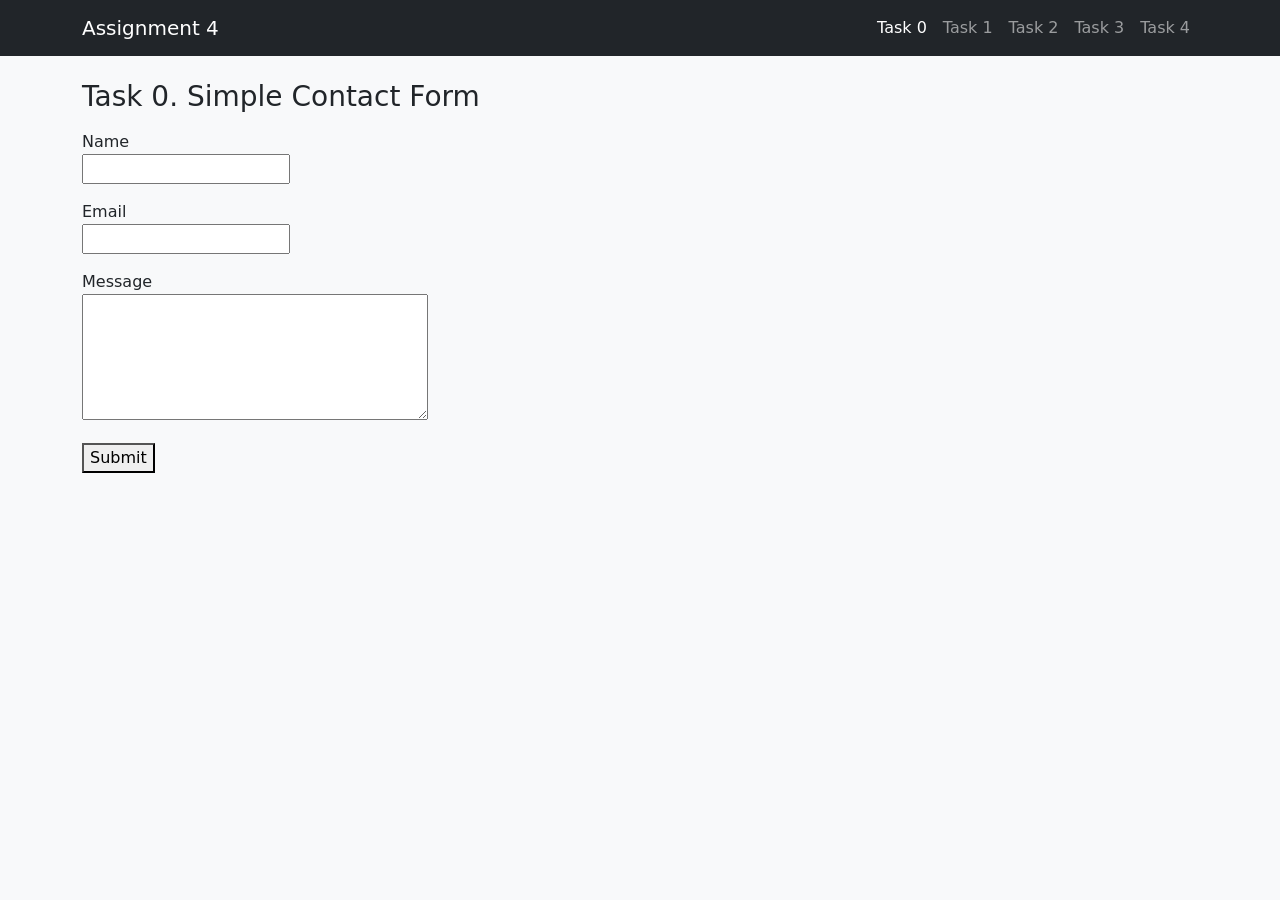
<file: index.html>
<!DOCTYPE html>
<html lang="en">
<head>
  <meta charset="UTF-8">
  <meta name="viewport" content="width=device-width, initial-scale=1">
  <title>Task 0 - Assignment 4</title>
  <link href="https://cdn.jsdelivr.net/npm/bootstrap@5.3.3/dist/css/bootstrap.min.css" rel="stylesheet">
  <link href="style.css" rel="stylesheet">
</head>
<body>
<nav class="navbar navbar-expand-lg navbar-dark bg-dark">
  <div class="container">
    <a class="navbar-brand" href="index.html">Assignment 4</a>
    <button class="navbar-toggler" type="button" data-bs-toggle="collapse" data-bs-target="#nav"><span class="navbar-toggler-icon"></span></button>
    <div class="collapse navbar-collapse" id="nav"><ul class="navbar-nav ms-auto"><li class="nav-item"><a class="nav-link active" href="index.html">Task 0</a></li><li class="nav-item"><a class="nav-link" href="task1.html">Task 1</a></li><li class="nav-item"><a class="nav-link" href="task2.html">Task 2</a></li><li class="nav-item"><a class="nav-link" href="task3.html">Task 3</a></li><li class="nav-item"><a class="nav-link" href="task4.html">Task 4</a></li></ul></div>
  </div>
</nav>
<main class="container my-4">
<h1 class="h3 mb-3">Task 0. Simple Contact Form</h1>
<form action="#" method="post">
  <p>
    <label for="name">Name</label><br>
    <input type="text" id="name" name="name">
  </p>
  <p>
    <label for="email">Email</label><br>
    <input type="email" id="email" name="email">
  </p>
  <p>
    <label for="message">Message</label><br>
    <textarea id="message" name="message" rows="5" cols="40"></textarea>
  </p>
  <button type="submit">Submit</button>
</form>
</main>
<script src="https://cdn.jsdelivr.net/npm/bootstrap@5.3.3/dist/js/bootstrap.bundle.min.js"></script>

</body>
</html>
</file>
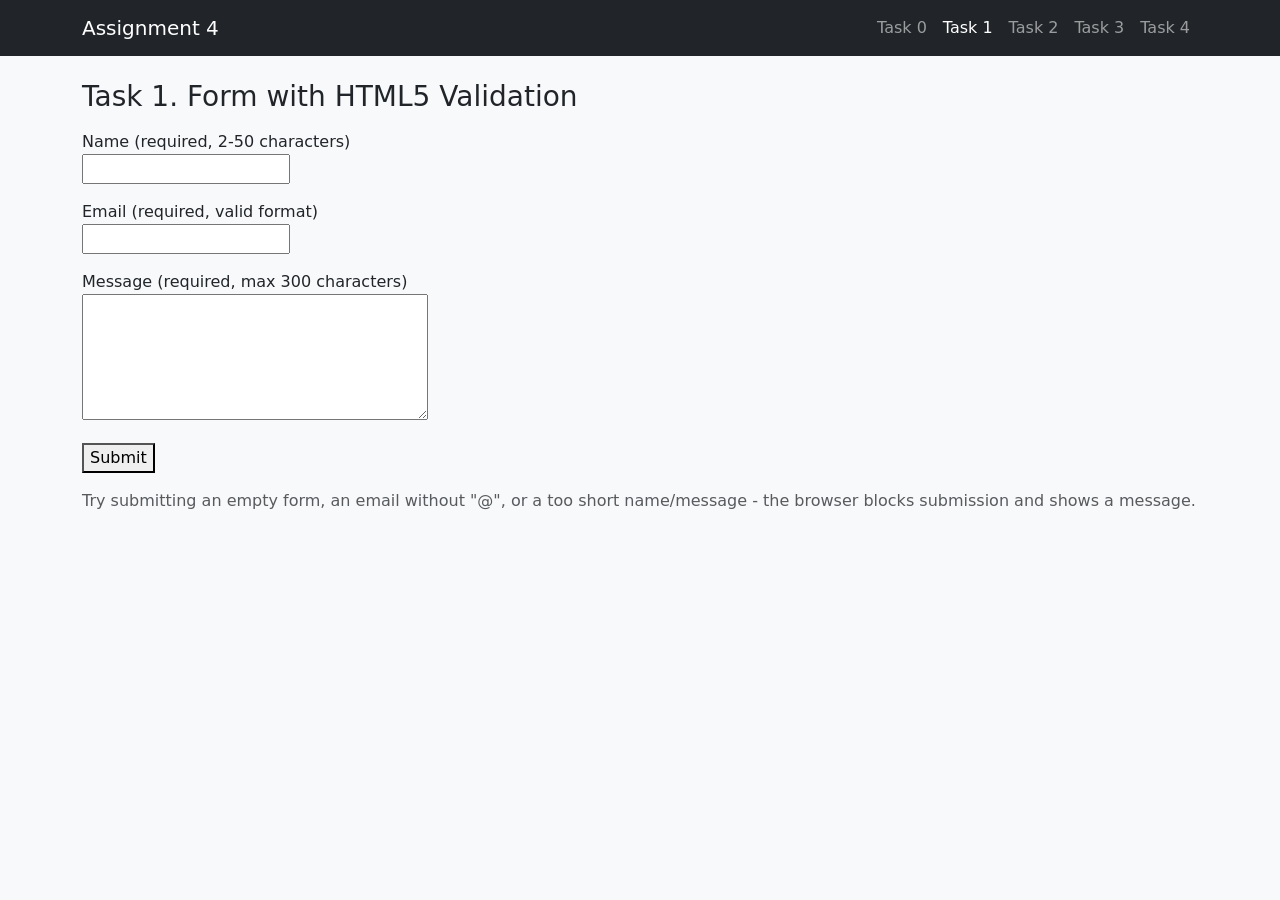
<file: task1.html>
<!DOCTYPE html>
<html lang="en">
<head>
  <meta charset="UTF-8">
  <meta name="viewport" content="width=device-width, initial-scale=1">
  <title>Task 1 - Assignment 4</title>
  <link href="https://cdn.jsdelivr.net/npm/bootstrap@5.3.3/dist/css/bootstrap.min.css" rel="stylesheet">
  <link href="style.css" rel="stylesheet">
</head>
<body>
<nav class="navbar navbar-expand-lg navbar-dark bg-dark">
  <div class="container">
    <a class="navbar-brand" href="index.html">Assignment 4</a>
    <button class="navbar-toggler" type="button" data-bs-toggle="collapse" data-bs-target="#nav"><span class="navbar-toggler-icon"></span></button>
    <div class="collapse navbar-collapse" id="nav"><ul class="navbar-nav ms-auto"><li class="nav-item"><a class="nav-link" href="index.html">Task 0</a></li><li class="nav-item"><a class="nav-link active" href="task1.html">Task 1</a></li><li class="nav-item"><a class="nav-link" href="task2.html">Task 2</a></li><li class="nav-item"><a class="nav-link" href="task3.html">Task 3</a></li><li class="nav-item"><a class="nav-link" href="task4.html">Task 4</a></li></ul></div>
  </div>
</nav>
<main class="container my-4">
<h1 class="h3 mb-3">Task 1. Form with HTML5 Validation</h1>
<form action="#" method="post">
  <p>
    <label for="name">Name (required, 2-50 characters)</label><br>
    <input type="text" id="name" name="name" required minlength="2" maxlength="50">
  </p>
  <p>
    <label for="email">Email (required, valid format)</label><br>
    <input type="email" id="email" name="email" required maxlength="100">
  </p>
  <p>
    <label for="message">Message (required, max 300 characters)</label><br>
    <textarea id="message" name="message" rows="5" cols="40" required minlength="10" maxlength="300"></textarea>
  </p>
  <button type="submit">Submit</button>
</form>
<p class="mt-3 text-muted">Try submitting an empty form, an email without "@", or a too short name/message - the browser blocks submission and shows a message.</p>
</main>
<script src="https://cdn.jsdelivr.net/npm/bootstrap@5.3.3/dist/js/bootstrap.bundle.min.js"></script>

</body>
</html>
</file>
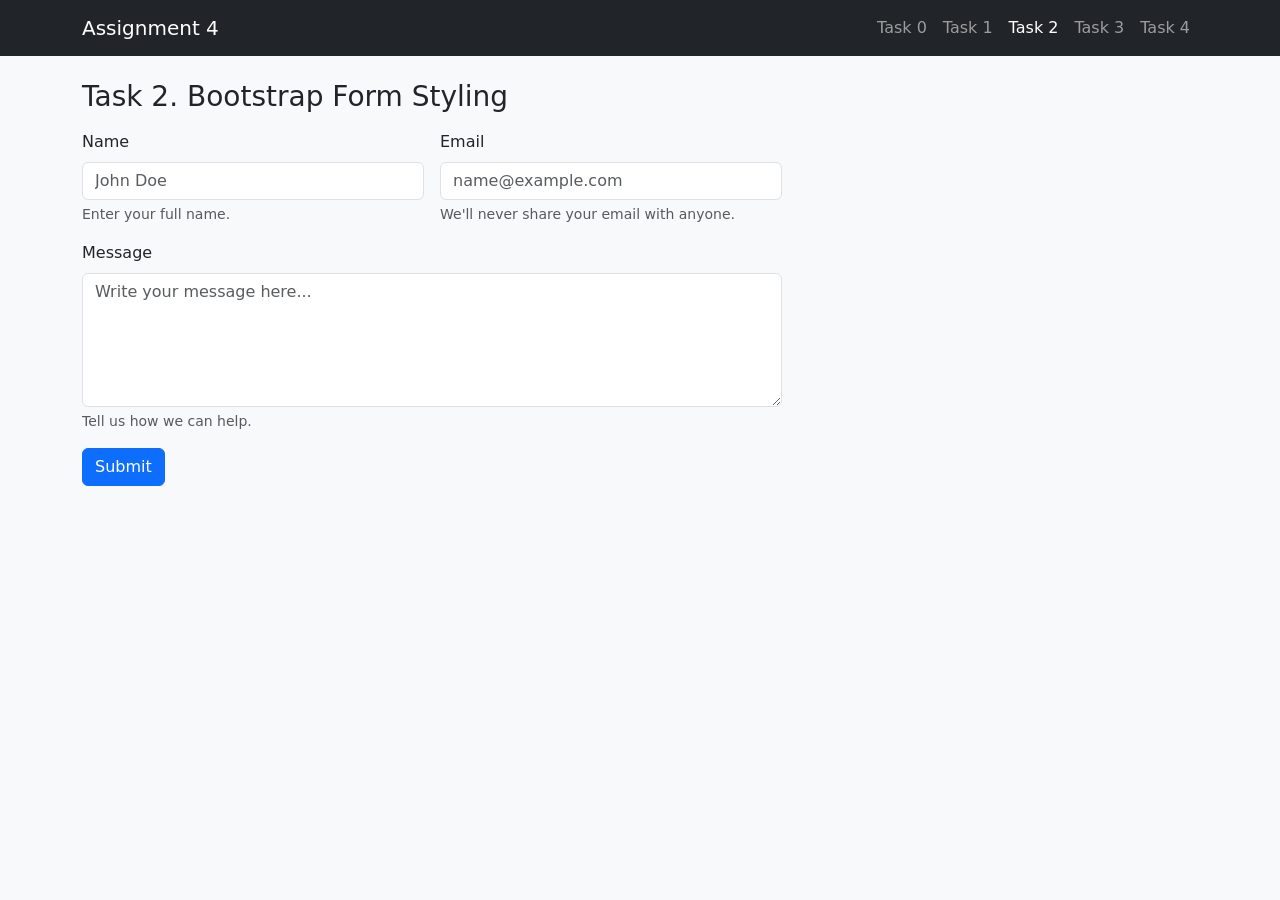
<file: task2.html>
<!DOCTYPE html>
<html lang="en">
<head>
  <meta charset="UTF-8">
  <meta name="viewport" content="width=device-width, initial-scale=1">
  <title>Task 2 - Assignment 4</title>
  <link href="https://cdn.jsdelivr.net/npm/bootstrap@5.3.3/dist/css/bootstrap.min.css" rel="stylesheet">
  <link href="style.css" rel="stylesheet">
</head>
<body>
<nav class="navbar navbar-expand-lg navbar-dark bg-dark">
  <div class="container">
    <a class="navbar-brand" href="index.html">Assignment 4</a>
    <button class="navbar-toggler" type="button" data-bs-toggle="collapse" data-bs-target="#nav"><span class="navbar-toggler-icon"></span></button>
    <div class="collapse navbar-collapse" id="nav"><ul class="navbar-nav ms-auto"><li class="nav-item"><a class="nav-link" href="index.html">Task 0</a></li><li class="nav-item"><a class="nav-link" href="task1.html">Task 1</a></li><li class="nav-item"><a class="nav-link active" href="task2.html">Task 2</a></li><li class="nav-item"><a class="nav-link" href="task3.html">Task 3</a></li><li class="nav-item"><a class="nav-link" href="task4.html">Task 4</a></li></ul></div>
  </div>
</nav>
<main class="container my-4">
<h1 class="h3 mb-3">Task 2. Bootstrap Form Styling</h1>
<form action="#" method="post">
  <div class="row g-3">
    <div class="col-md-6">
      <label for="name" class="form-label">Name</label>
      <input type="text" class="form-control" id="name" name="name" placeholder="John Doe">
      <div class="form-text">Enter your full name.</div>
    </div>
    <div class="col-md-6">
      <label for="email" class="form-label">Email</label>
      <input type="email" class="form-control" id="email" name="email" placeholder="name@example.com">
      <div class="form-text">We'll never share your email with anyone.</div>
    </div>
    <div class="col-12">
      <label for="message" class="form-label">Message</label>
      <textarea class="form-control" id="message" name="message" rows="5" placeholder="Write your message here..."></textarea>
      <div class="form-text">Tell us how we can help.</div>
    </div>
    <div class="col-12">
      <button type="submit" class="btn btn-primary">Submit</button>
    </div>
  </div>
</form>
</main>
<script src="https://cdn.jsdelivr.net/npm/bootstrap@5.3.3/dist/js/bootstrap.bundle.min.js"></script>

</body>
</html>
</file>
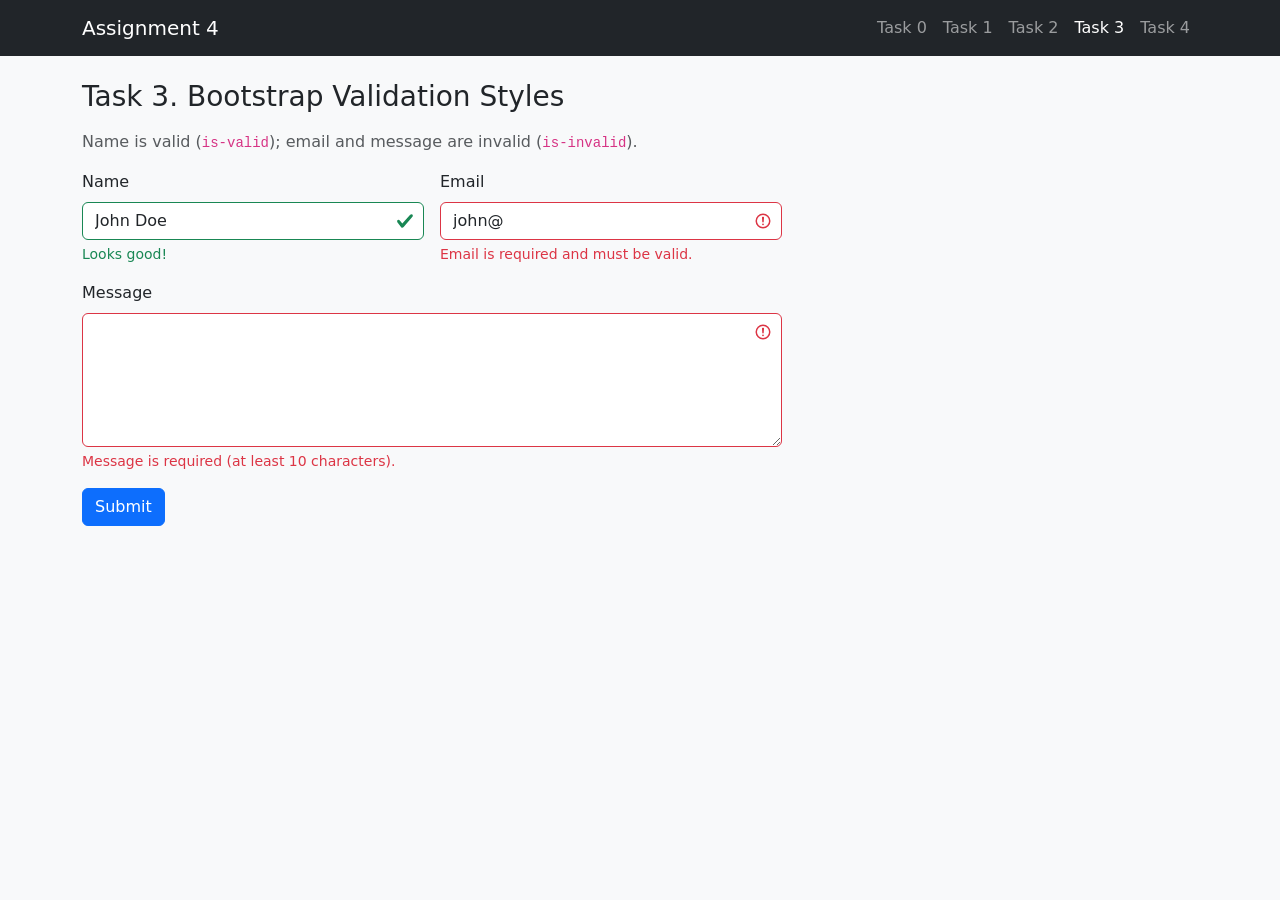
<file: task3.html>
<!DOCTYPE html>
<html lang="en">
<head>
  <meta charset="UTF-8">
  <meta name="viewport" content="width=device-width, initial-scale=1">
  <title>Task 3 - Assignment 4</title>
  <link href="https://cdn.jsdelivr.net/npm/bootstrap@5.3.3/dist/css/bootstrap.min.css" rel="stylesheet">
  <link href="style.css" rel="stylesheet">
</head>
<body>
<nav class="navbar navbar-expand-lg navbar-dark bg-dark">
  <div class="container">
    <a class="navbar-brand" href="index.html">Assignment 4</a>
    <button class="navbar-toggler" type="button" data-bs-toggle="collapse" data-bs-target="#nav"><span class="navbar-toggler-icon"></span></button>
    <div class="collapse navbar-collapse" id="nav"><ul class="navbar-nav ms-auto"><li class="nav-item"><a class="nav-link" href="index.html">Task 0</a></li><li class="nav-item"><a class="nav-link" href="task1.html">Task 1</a></li><li class="nav-item"><a class="nav-link" href="task2.html">Task 2</a></li><li class="nav-item"><a class="nav-link active" href="task3.html">Task 3</a></li><li class="nav-item"><a class="nav-link" href="task4.html">Task 4</a></li></ul></div>
  </div>
</nav>
<main class="container my-4">
<h1 class="h3 mb-3">Task 3. Bootstrap Validation Styles</h1>
<p class="text-muted">Name is valid (<code>is-valid</code>); email and message are invalid (<code>is-invalid</code>).</p>
<form action="#" method="post">
  <div class="row g-3">
    <div class="col-md-6">
      <label for="name" class="form-label">Name</label>
      <input type="text" class="form-control is-valid" id="name" name="name" placeholder="John Doe" value="John Doe" required minlength="2">
      <div class="valid-feedback">Looks good!</div>
      <div class="invalid-feedback">Name is required (at least 2 characters).</div>
    </div>
    <div class="col-md-6">
      <label for="email" class="form-label">Email</label>
      <input type="email" class="form-control is-invalid" id="email" name="email" placeholder="name@example.com" value="john@" required>
      <div class="valid-feedback">Looks good!</div>
      <div class="invalid-feedback">Email is required and must be valid.</div>
    </div>
    <div class="col-12">
      <label for="message" class="form-label">Message</label>
      <textarea class="form-control is-invalid" id="message" name="message" rows="5" required minlength="10"></textarea>
      <div class="valid-feedback">Looks good!</div>
      <div class="invalid-feedback">Message is required (at least 10 characters).</div>
    </div>
    <div class="col-12">
      <button type="submit" class="btn btn-primary">Submit</button>
    </div>
  </div>
</form>
</main>
<script src="https://cdn.jsdelivr.net/npm/bootstrap@5.3.3/dist/js/bootstrap.bundle.min.js"></script>
</body>
</html>
</file>
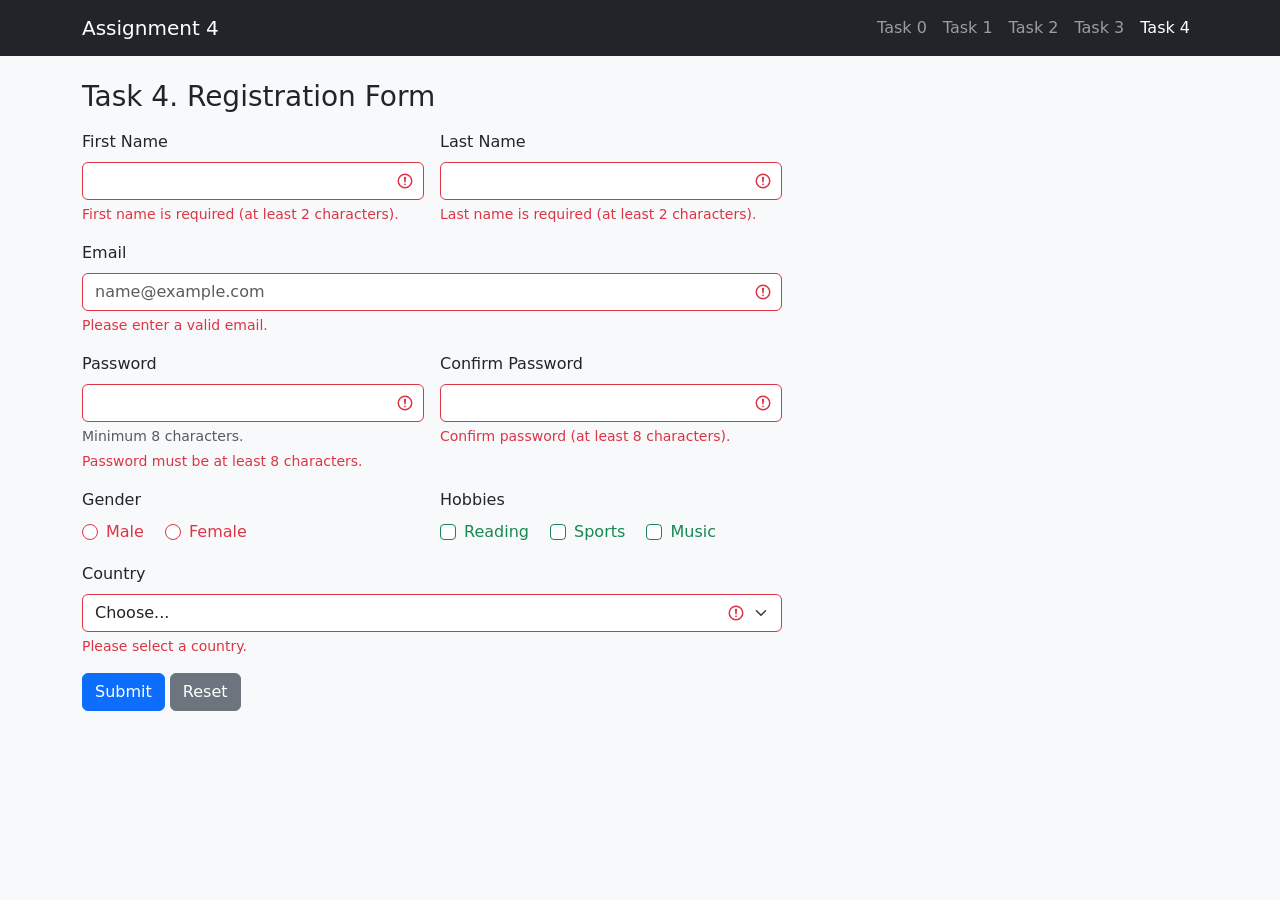
<file: task4.html>
<!DOCTYPE html>
<html lang="en">
<head>
  <meta charset="UTF-8">
  <meta name="viewport" content="width=device-width, initial-scale=1">
  <title>Task 4 - Assignment 4</title>
  <link href="https://cdn.jsdelivr.net/npm/bootstrap@5.3.3/dist/css/bootstrap.min.css" rel="stylesheet">
  <link href="style.css" rel="stylesheet">
</head>
<body>
<nav class="navbar navbar-expand-lg navbar-dark bg-dark">
  <div class="container">
    <a class="navbar-brand" href="index.html">Assignment 4</a>
    <button class="navbar-toggler" type="button" data-bs-toggle="collapse" data-bs-target="#nav"><span class="navbar-toggler-icon"></span></button>
    <div class="collapse navbar-collapse" id="nav"><ul class="navbar-nav ms-auto"><li class="nav-item"><a class="nav-link" href="index.html">Task 0</a></li><li class="nav-item"><a class="nav-link" href="task1.html">Task 1</a></li><li class="nav-item"><a class="nav-link" href="task2.html">Task 2</a></li><li class="nav-item"><a class="nav-link" href="task3.html">Task 3</a></li><li class="nav-item"><a class="nav-link active" href="task4.html">Task 4</a></li></ul></div>
  </div>
</nav>
<main class="container my-4">
<h1 class="h3 mb-3">Task 4. Registration Form</h1>
<form class="was-validated" action="#" method="post">
  <div class="row g-3">
    <div class="col-md-6">
      <label for="firstName" class="form-label">First Name</label>
      <input type="text" class="form-control" id="firstName" name="firstName" required minlength="2">
      <div class="valid-feedback">Looks good!</div>
      <div class="invalid-feedback">First name is required (at least 2 characters).</div>
    </div>
    <div class="col-md-6">
      <label for="lastName" class="form-label">Last Name</label>
      <input type="text" class="form-control" id="lastName" name="lastName" required minlength="2">
      <div class="valid-feedback">Looks good!</div>
      <div class="invalid-feedback">Last name is required (at least 2 characters).</div>
    </div>
    <div class="col-12">
      <label for="email" class="form-label">Email</label>
      <input type="email" class="form-control" id="email" name="email" placeholder="name@example.com" required>
      <div class="valid-feedback">Looks good!</div>
      <div class="invalid-feedback">Please enter a valid email.</div>
    </div>
    <div class="col-md-6">
      <label for="password" class="form-label">Password</label>
      <input type="password" class="form-control" id="password" name="password" required minlength="8">
      <div class="form-text">Minimum 8 characters.</div>
      <div class="valid-feedback">Looks good!</div>
      <div class="invalid-feedback">Password must be at least 8 characters.</div>
    </div>
    <div class="col-md-6">
      <label for="confirmPassword" class="form-label">Confirm Password</label>
      <input type="password" class="form-control" id="confirmPassword" name="confirmPassword" required minlength="8">
      <div class="valid-feedback">Looks good!</div>
      <div class="invalid-feedback">Confirm password (at least 8 characters).</div>
    </div>
    <div class="col-md-6">
      <label class="form-label d-block">Gender</label>
      <div class="form-check form-check-inline">
        <input class="form-check-input" type="radio" name="gender" id="male" value="male" required>
        <label class="form-check-label" for="male">Male</label>
      </div>
      <div class="form-check form-check-inline">
        <input class="form-check-input" type="radio" name="gender" id="female" value="female">
        <label class="form-check-label" for="female">Female</label>
      </div>
    </div>
    <div class="col-md-6">
      <label class="form-label d-block">Hobbies</label>
      <div class="form-check form-check-inline">
        <input class="form-check-input" type="checkbox" id="h1" name="hobbies" value="reading">
        <label class="form-check-label" for="h1">Reading</label>
      </div>
      <div class="form-check form-check-inline">
        <input class="form-check-input" type="checkbox" id="h2" name="hobbies" value="sports">
        <label class="form-check-label" for="h2">Sports</label>
      </div>
      <div class="form-check form-check-inline">
        <input class="form-check-input" type="checkbox" id="h3" name="hobbies" value="music">
        <label class="form-check-label" for="h3">Music</label>
      </div>
    </div>
    <div class="col-12">
      <label for="country" class="form-label">Country</label>
      <select class="form-select" id="country" name="country" required>
        <option value="" selected disabled>Choose...</option>
        <option>Kazakhstan</option>
        <option>Russia</option>
        <option>Uzbekistan</option>
        <option>Kyrgyzstan</option>
        <option>Other</option>
      </select>
      <div class="valid-feedback">Looks good!</div>
      <div class="invalid-feedback">Please select a country.</div>
    </div>
    <div class="col-12">
      <button type="submit" class="btn btn-primary">Submit</button>
      <button type="reset" class="btn btn-secondary">Reset</button>
    </div>
  </div>
</form>
</main>
<script src="https://cdn.jsdelivr.net/npm/bootstrap@5.3.3/dist/js/bootstrap.bundle.min.js"></script>
</body>
</html>
</file>
<file: style.css>
body { background: #f8f9fa; }
form { max-width: 700px; }
</file>
